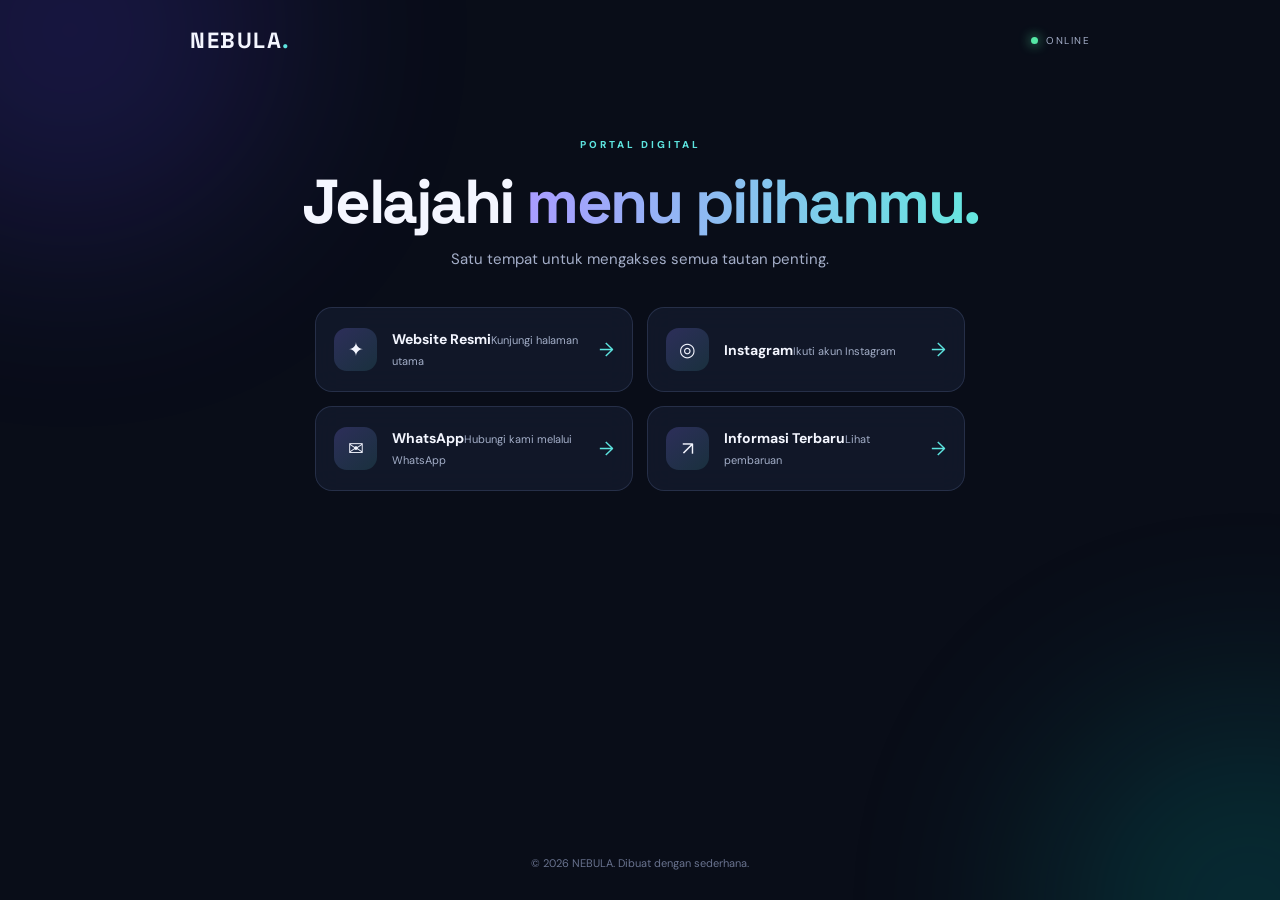
<file: index.html>
<!doctype html>
<html lang="id">
<head>
  <meta charset="utf-8"><meta name="viewport" content="width=device-width, initial-scale=1">
  <meta name="theme-color" content="#090d18">
  <title>NEBULA — Portal</title>
  <link rel="stylesheet" href="/styles.css">
</head>
<body>
  <div class="ambient ambient-one"></div><div class="ambient ambient-two"></div>
  <main class="shell">
    <header class="topbar"><a class="brand" href="/">NEBULA<span>.</span></a><span class="status"><i></i> ONLINE</span></header>
    <section class="hero">
      <div class="eyebrow">PORTAL DIGITAL</div>
      <h1>Jelajahi <span>menu pilihanmu.</span></h1>
      <p class="intro">Satu tempat untuk mengakses semua tautan penting.</p>
    </section>
    <section id="menu" class="menu-grid" aria-label="Menu tautan">
      <div class="loading">Memuat menu…</div>
    </section>
    <footer>© <span id="year"></span> NEBULA. Dibuat dengan sederhana.</footer>
  </main>
  <script src="/app.js" defer></script>
</body>
</html>
</file>
<file: styles.css>
@import url('https://fonts.googleapis.com/css2?family=DM+Sans:wght@400;500;600;700;800&family=Space+Grotesk:wght@500;600;700&display=swap');
:root{color-scheme:dark;--bg:#090d18;--panel:rgba(20,27,45,.78);--line:rgba(159,180,255,.15);--text:#f4f6ff;--muted:#a4aec8;--accent:#8c7bff;--cyan:#5de4df}
*{box-sizing:border-box}body{margin:0;min-height:100vh;background:var(--bg);color:var(--text);font-family:'DM Sans',sans-serif;overflow-x:hidden}
.ambient{position:fixed;width:420px;height:420px;border-radius:50%;filter:blur(110px);opacity:.19;pointer-events:none;z-index:-1}.ambient-one{background:#6046ff;top:-180px;left:-140px}.ambient-two{background:#00bdb4;right:-180px;bottom:-220px}
.shell{width:min(900px,calc(100% - 36px));margin:auto;min-height:100vh;display:flex;flex-direction:column;padding:26px 0 22px}
.topbar{display:flex;justify-content:space-between;align-items:center}.brand{font:700 22px 'Space Grotesk';letter-spacing:1.5px;color:var(--text);text-decoration:none}.brand span{color:var(--cyan)}.status{font-size:10px;letter-spacing:1.5px;color:var(--muted);display:flex;align-items:center;gap:8px}.status i{width:7px;height:7px;border-radius:50%;background:#55e6a5;box-shadow:0 0 12px #55e6a5}
.hero{text-align:center;padding:84px 0 38px;animation:rise .7s both}.eyebrow{font-size:10px;letter-spacing:3px;color:var(--cyan);font-weight:800}h1{font:700 clamp(36px,7vw,62px)/1.06 'Space Grotesk';letter-spacing:-2.5px;margin:18px 0 14px}h1 span{background:linear-gradient(90deg,#a99cff,#65e7df);background-clip:text;color:transparent}.intro{color:var(--muted);font-size:15px;margin:0}
.menu-grid{display:grid;grid-template-columns:repeat(2,minmax(0,1fr));gap:14px;width:min(650px,100%);margin:0 auto;flex:1;align-content:start}
.menu-card{position:relative;display:flex;align-items:center;gap:15px;padding:20px 18px;border:1px solid var(--line);border-radius:17px;background:var(--panel);color:var(--text);text-decoration:none;overflow:hidden;backdrop-filter:blur(14px);transition:transform .22s,border-color .22s,box-shadow .22s;animation:rise .55s both}
.menu-card:before{content:"";position:absolute;inset:0;background:linear-gradient(115deg,transparent 20%,rgba(255,255,255,.07),transparent 70%);transform:translateX(-120%);transition:transform .6s}.menu-card:hover{transform:translateY(-5px);border-color:rgba(140,123,255,.65);box-shadow:0 15px 38px rgba(0,0,0,.25),0 0 25px rgba(140,123,255,.1)}.menu-card:hover:before{transform:translateX(120%)}
.menu-icon{width:43px;height:43px;display:grid;place-items:center;flex:none;border-radius:13px;background:linear-gradient(140deg,rgba(140,123,255,.23),rgba(93,228,223,.12));font-size:19px}.menu-copy{min-width:0;flex:1}.menu-title{font-weight:700;font-size:14px}.menu-sub{color:var(--muted);font-size:11px;margin-top:4px}.arrow{color:var(--cyan);font-size:19px;transition:transform .2s}.menu-card:hover .arrow{transform:translateX(4px)}
.loading,.empty{grid-column:1/-1;text-align:center;color:var(--muted);padding:24px}footer{text-align:center;color:#69738f;font-size:11px;padding:48px 0 8px}
@keyframes rise{from{opacity:0;transform:translateY(18px)}to{opacity:1;transform:translateY(0)}}
@media(max-width:560px){.shell{width:min(100% - 28px,440px);padding-top:20px}.hero{padding:66px 0 30px}h1{letter-spacing:-1.5px}.menu-grid{grid-template-columns:1fr;gap:11px}.menu-card{padding:17px}.intro{font-size:13px}footer{padding-top:38px}}
@media(prefers-reduced-motion:reduce){*,*:before,*:after{animation:none!important;transition:none!important;scroll-behavior:auto!important}}
</file>
